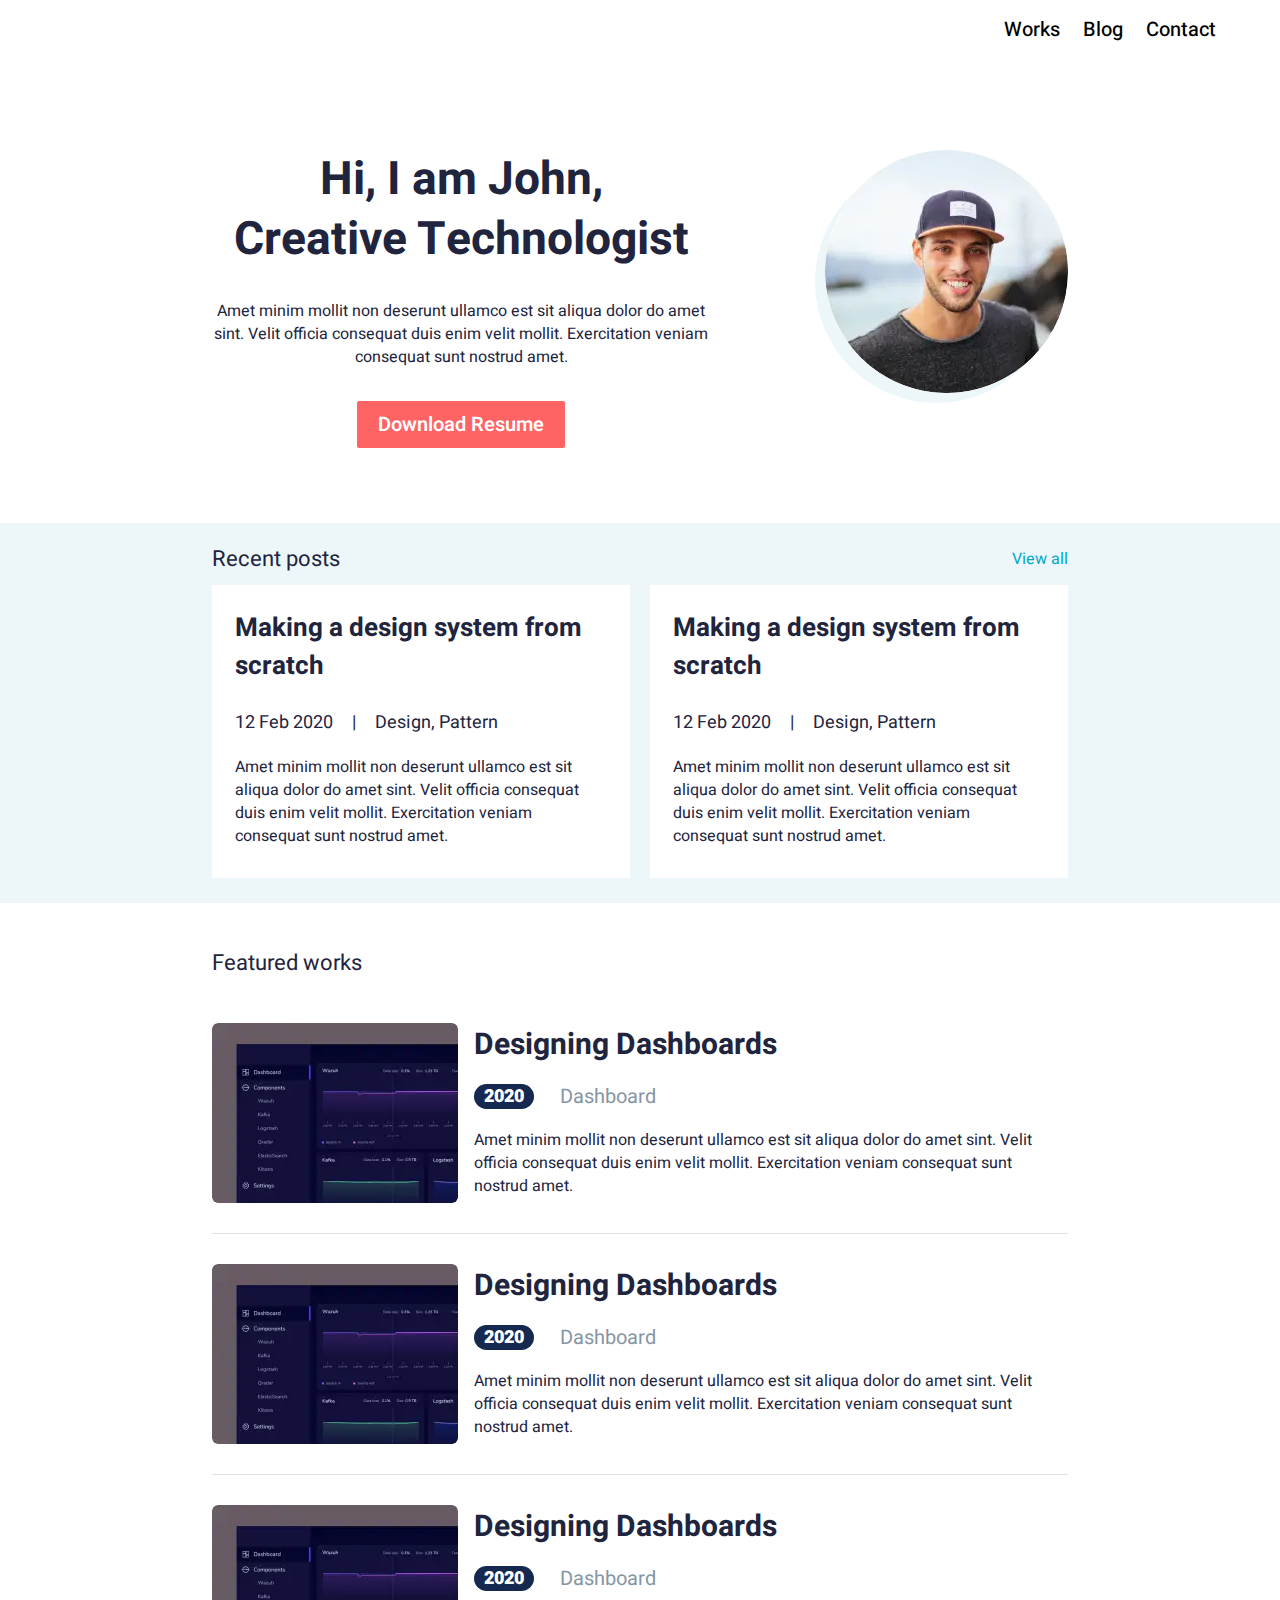
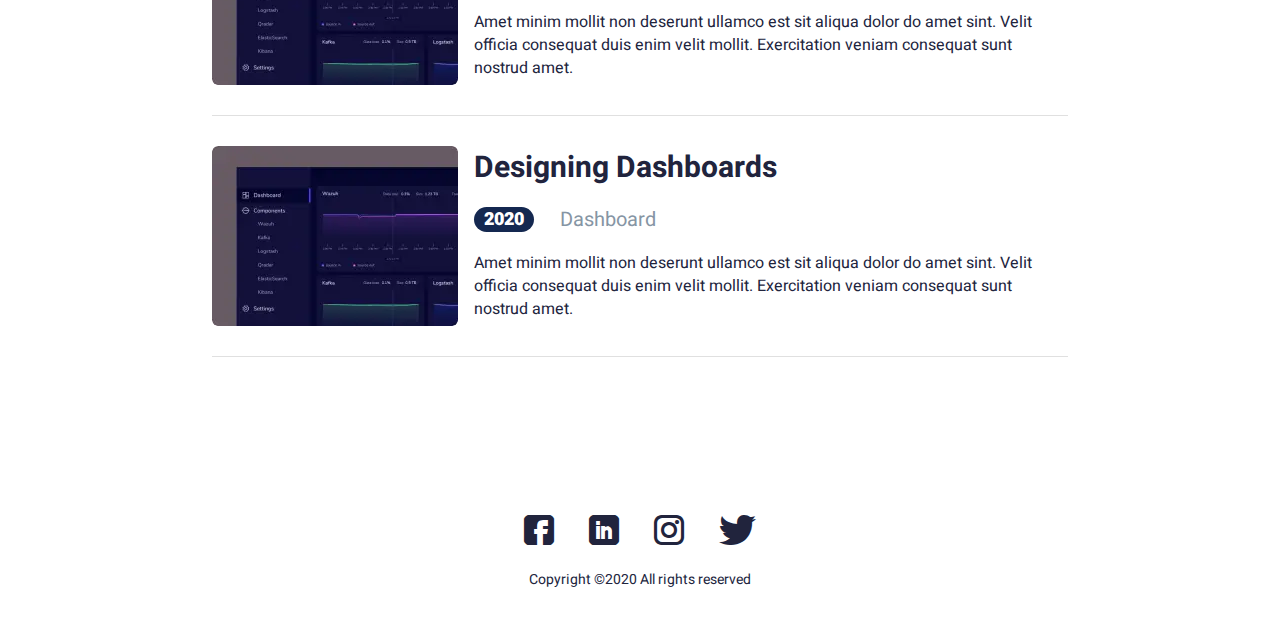
<file: index.html>
<!DOCTYPE html>
<html dir="ltr">
  <head>
    <title>MainPage</title>
    <meta charset="utf-8">
    <meta name="format-detection" content="telephone=no">
    <meta name="viewport" content="width=device-width, initial-scale=1.0, maximum-scale=1.0, user-scalable=0">
    <link rel="shortcut icon" href="img/favicon32.ico">
    <link rel="stylesheet" type="text/css" href="css/style.min.css">
  </head>

  <body>
    <div class="wrapper">
      <header class="header">
        <div class="header__row">
          <nav class="header__menu menu">
            <div class="menu__icon icon-menu">
              <span></span>
              <span></span>
              <span></span>
            </div>
            <div class="menu__body">
              <div class="menu__list">
                <li><a href="works.html" class="menu__link ">Works</a></li>
                <li><a href="blog.html" class="menu__link ">Blog</a></li>
                <li><a href="#" class="menu__link ">Contact</a></li>
              </div>
            </div>
          </nav>
        </div>
      </header>

      <main class="page">
        <section class="hi">
          <div class="hi__container _container">
            <div class="hi__row">
              <div class="hi__content">
                <h1 class="hi__title title">
                  Hi, I am John,<br>Creative Technologist
                </h1>
                <div class="hi__subtitle subtitle">
                  Amet minim mollit non deserunt ullamco est sit aliqua dolor do amet sint. Velit officia consequat duis enim velit mollit. Exercitation veniam consequat sunt nostrud amet.
                </div>
                <a href="#" class="hi__btn">Download Resume</a>
              </div>
              <div class="hi__avatar">
                <picture><source srcset="img/avatar.webp" type="image/webp"><img src="img/avatar.jpg" alt=""></picture>
              </div>
            </div>
          </div>
        </section>
        <section class="posts">
          <div class="posts__container _container">
            <div class="posts__header header-posts">
              <div class="header-posts__lable">Recent posts</div>
              <a href="#" class="header-posts__all">View all</a>
            </div>
            <div class="posts__columns">
              <div class="posts__column">
                <div class="posts__item item">
                  <h2 class="item__title">Making a design system from scratch</h2>
                  <div class="item__date">12 Feb 2020 <span>|</span> Design, Pattern</div>
                  <div class="item__subtitle">
                    Amet minim mollit non deserunt ullamco est sit aliqua dolor do amet sint. Velit officia consequat duis enim velit mollit. Exercitation veniam consequat sunt nostrud amet.
                  </div>
                </div>
              </div>
              <div class="posts__column">
                <div class="posts__item item">
                  <h2 class="item__title">Making a design system from scratch</h2>
                  <div class="item__date">12 Feb 2020 <span>|</span> Design, Pattern</div>
                  <div class="item__subtitle">
                    Amet minim mollit non deserunt ullamco est sit aliqua dolor do amet sint. Velit officia consequat duis enim velit mollit. Exercitation veniam consequat sunt nostrud amet.
                  </div>
                </div>
              </div>
            </div>
          </div>
        </section>
        <section class="feature-works">
          <div class="feature-works__container _container">
            <h2 class="feature-works__title">Featured works</h2>
            <div class="blocks-work">
              <div class="blocks-work__card">
                <a href="#" class="blocks-work__img">
                  <picture><source srcset="../img/blocks/img1.webp" type="image/webp"><img src="../img/blocks/img1.jpg" alt=""></picture>
                </a>
                <div class="blocks-work__content">
                  <div class="blocks-work__title">
                    Designing Dashboards
                  </div>
                  <div class="blocks-work__info">
                    <a href="#">2020</a>
                    <div>Dashboard</div>
                  </div>
                  <div class="blocks-work__subtitle">
                    Amet minim mollit non deserunt ullamco est sit aliqua dolor do amet sint. Velit officia consequat duis enim velit mollit. Exercitation veniam consequat sunt nostrud amet.
                  </div>
                </div>
              </div>
              <div class="blocks-work__card">
                <a href="#" class="blocks-work__img">
                  <picture><source srcset="../img/blocks/img1.webp" type="image/webp"><img src="../img/blocks/img1.jpg" alt=""></picture>
                </a>
                <div class="blocks-work__content">
                  <div class="blocks-work__title">
                    Designing Dashboards
                  </div>
                  <div class="blocks-work__info">
                    <a href="#">2020</a>
                    <div>Dashboard</div>
                  </div>
                  <div class="blocks-work__subtitle">
                    Amet minim mollit non deserunt ullamco est sit aliqua dolor do amet sint. Velit officia consequat duis enim velit mollit. Exercitation veniam consequat sunt nostrud amet.
                  </div>
                </div>
              </div>
              <div class="blocks-work__card">
                <a href="#" class="blocks-work__img">
                  <picture><source srcset="../img/blocks/img1.webp" type="image/webp"><img src="../img/blocks/img1.jpg" alt=""></picture>
                </a>
                <div class="blocks-work__content">
                  <div class="blocks-work__title">
                    Designing Dashboards
                  </div>
                  <div class="blocks-work__info">
                    <a href="#">2020</a>
                    <div>Dashboard</div>
                  </div>
                  <div class="blocks-work__subtitle">
                    Amet minim mollit non deserunt ullamco est sit aliqua dolor do amet sint. Velit officia consequat duis enim velit mollit. Exercitation veniam consequat sunt nostrud amet.
                  </div>
                </div>
              </div>
              <div class="blocks-work__card">
                <a href="#" class="blocks-work__img">
                  <picture><source srcset="../img/blocks/img1.webp" type="image/webp"><img src="../img/blocks/img1.jpg" alt=""></picture>
                </a>
                <div class="blocks-work__content">
                  <div class="blocks-work__title">
                    Designing Dashboards
                  </div>
                  <div class="blocks-work__info">
                    <a href="#">2020</a>
                    <div>Dashboard</div>
                  </div>
                  <div class="blocks-work__subtitle">
                    Amet minim mollit non deserunt ullamco est sit aliqua dolor do amet sint. Velit officia consequat duis enim velit mollit. Exercitation veniam consequat sunt nostrud amet.
                  </div>
                </div>
              </div>
            </div>
          </div>
        </section>
      </main>
      <footer class="footer">
        <div class="footer__row">
          <div class="footer__icons">
            <a href="#" class="footer__icon _icon-fb"></a>
            <a href="#" class="footer__icon _icon-twitter"></a>
            <a href="#" class="footer__icon _icon-insta"></a>
            <a href="#" class="footer__icon _icon-linkedin"></a>
          </div>
          <div class="footer__copyright">
            Copyright ©2020 All rights reserved
          </div>
        </div>
      </footer>

    </div>
    <script src="js/script.min.js"></script>

  </body>
</html>
</file>
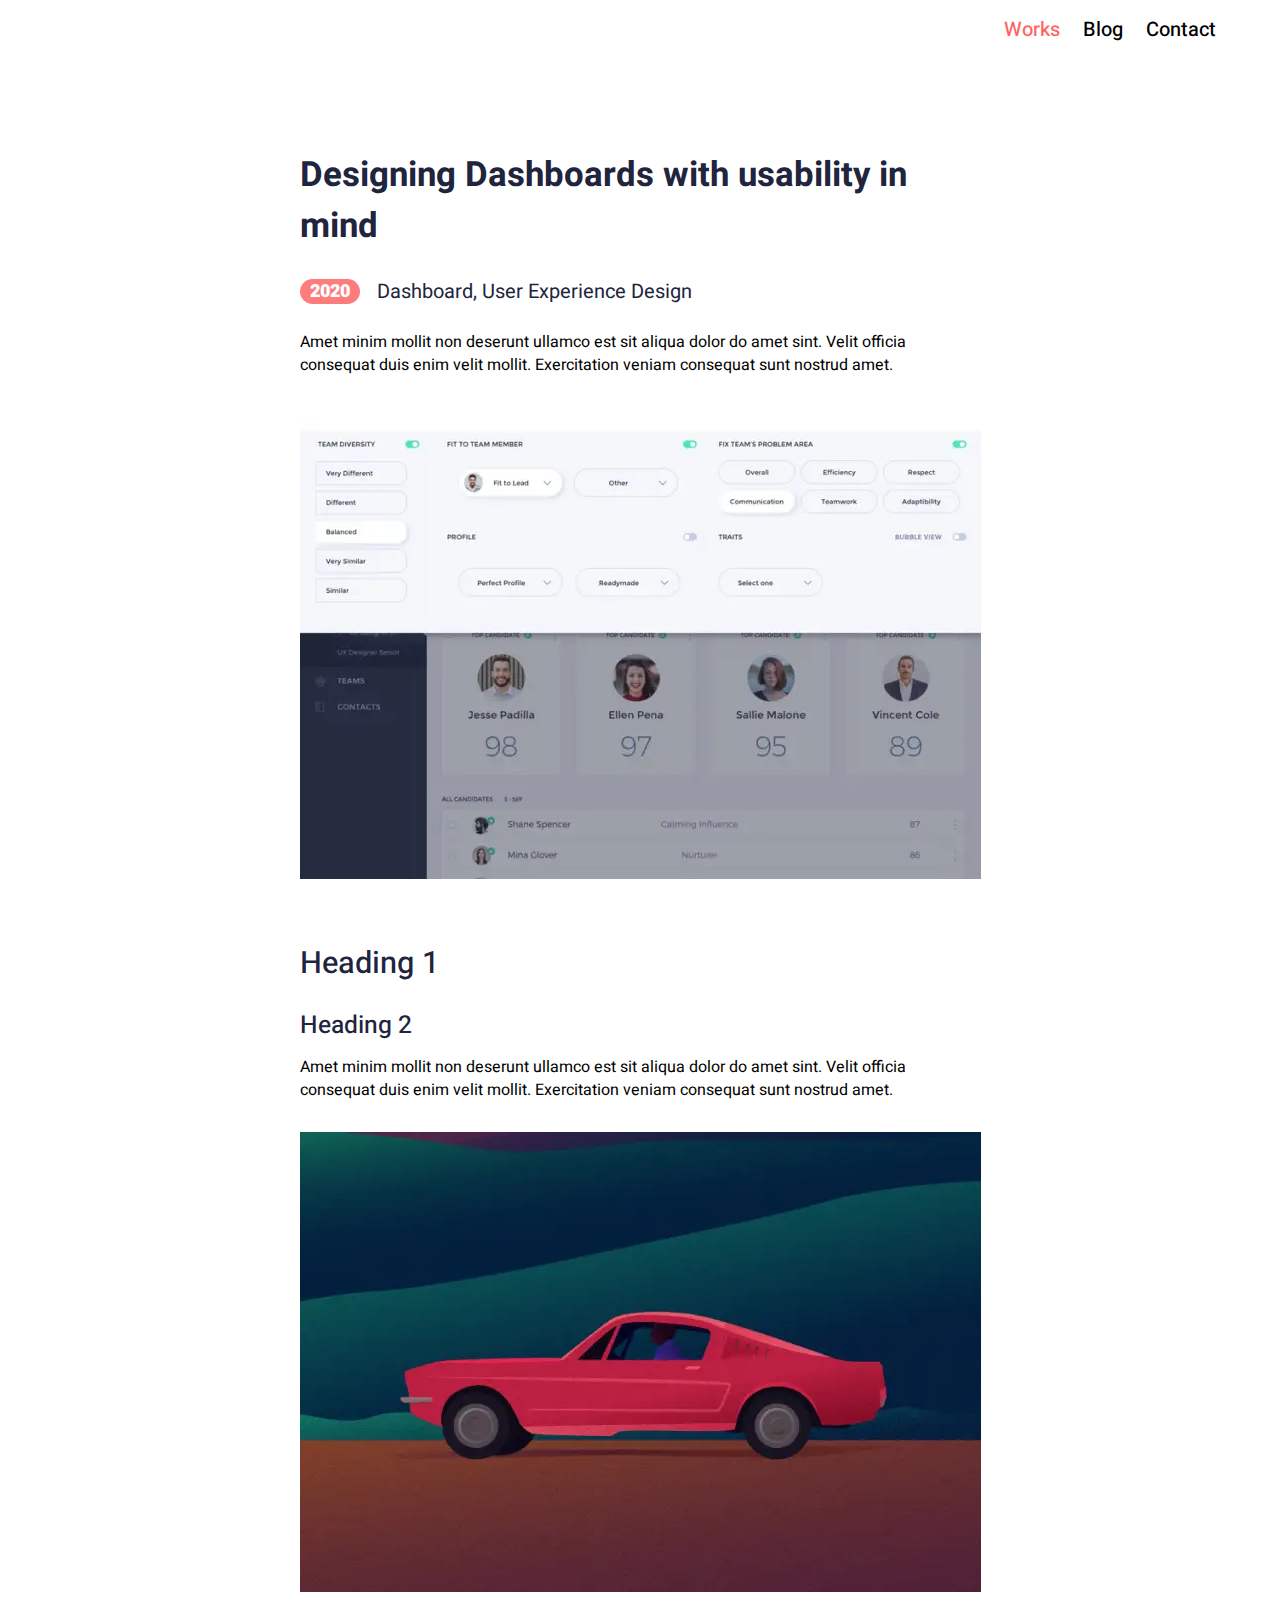
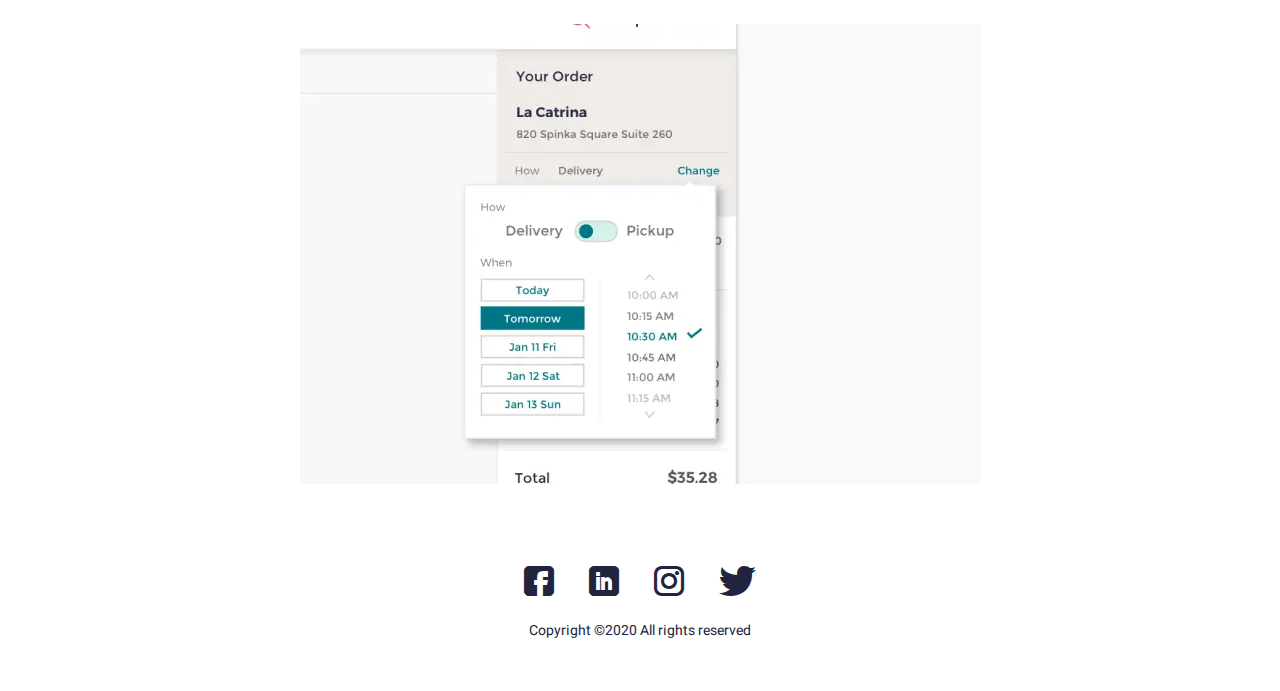
<file: detail.html>
<!DOCTYPE html>
<html dir="ltr">
  <head>
    <title>Detail</title>
    <meta charset="utf-8">
    <meta name="format-detection" content="telephone=no">
    <meta name="viewport" content="width=device-width, initial-scale=1.0, maximum-scale=1.0, user-scalable=0">
    <link rel="shortcut icon" href="img/favicon32.ico">
    <link rel="stylesheet" type="text/css" href="css/style.min.css">
  </head>

  <body>
    <div class="wrapper">
      <header class="header">
        <div class="header__row">
          <nav class="header__menu menu">
            <div class="menu__icon icon-menu">
              <span></span>
              <span></span>
              <span></span>
            </div>
            <div class="menu__body">
              <div class="menu__list">
                <li><a href="works.html" class="menu__link _active">Works</a></li>
                <li><a href="blog.html" class="menu__link ">Blog</a></li>
                <li><a href="#" class="menu__link ">Contact</a></li>
              </div>
            </div>
          </nav>
        </div>
      </header>

      <main class="page">
        <div class="detail _container">
          <h1 class="detail__title">
            Designing Dashboards with usability in mind
          </h1>
          <div class="detail__info">
            <a href="#" class="detail__date">2020</a>
            <div class="detail__type">
              Dashboard, User Experience Design
            </div>
          </div>
          <div class="detail__text">Amet minim mollit non deserunt ullamco est sit aliqua dolor do amet sint. Velit officia consequat duis enim velit mollit. Exercitation veniam consequat sunt nostrud amet.</div>
          <div class="detail__img">
            <picture><source srcset="img/detail/img_1.webp" type="image/webp"><img src="img/detail/img_1.jpg" alt=""></picture>
          </div>
          <div class="detail__block block-detail">
            <div class="block-detail__label">
              Heading 1
            </div>
            <div class="block-detail__title">
              Heading 2
            </div>
            <div class="block-detail__text">
              Amet minim mollit non deserunt ullamco est sit aliqua dolor do amet sint. Velit officia consequat duis enim velit mollit. Exercitation veniam consequat sunt nostrud amet.
            </div>
            <div class="block-detail__img">
              <picture><source srcset="img/detail/img_2.webp" type="image/webp"><img src="img/detail/img_2.jpg" alt=""></picture>
            </div>
            <div class="block-detail__img">
              <picture><source srcset="img/detail/img_3.webp" type="image/webp"><img src="img/detail/img_3.jpg" alt=""></picture>
            </div>
          </div>
        </div>
      </main>
      <footer class="footer">
        <div class="footer__row">
          <div class="footer__icons">
            <a href="#" class="footer__icon _icon-fb"></a>
            <a href="#" class="footer__icon _icon-twitter"></a>
            <a href="#" class="footer__icon _icon-insta"></a>
            <a href="#" class="footer__icon _icon-linkedin"></a>
          </div>
          <div class="footer__copyright">
            Copyright ©2020 All rights reserved
          </div>
        </div>
      </footer>

    </div>
    <script src="js/script.min.js"></script>

  </body>
</html>
</file>
<file: css/style.min.css>
@charset "UTF-8";@import url(https://fonts.googleapis.com/css?family=Heebo:400,500,700,900&display=swap);@font-face{font-family:icons;font-display:swap;src:url(../fonts/icons.woff) format("woff"),url(../fonicons.woff2) format("woff2");font-weight:400;font-style:normal}[class*=" _icon-"]:before,[class^="_icon-"]:before{font-family:icons;font-style:normal;font-weight:400;font-variant:normal;text-transform:none;line-height:1;-webkit-font-smoothing:antialiased;-moz-osx-font-smoothing:grayscale}[class*=" _icon-"]:before,[class^="_icon-"]:before{display:block}._icon-fb:before{content:"\EA01"}._icon-twitter:before{content:"\EA04"}._icon-insta:before{content:"\EA02"}._icon-linkedin:before{content:"\EA03"}*{padding:0;margin:0;border:0}*,:after,:before{-webkit-box-sizing:border-box;box-sizing:border-box}:active,:focus{outline:0}a:active,a:focus{outline:0}aside,footer,header,nav{display:block}body,html{height:100%;min-width:320px}body{line-height:1;font-size:14px;font-family:Heebo,sans-serif;-ms-text-size-adjust:100%;-moz-text-size-adjust:100%;-webkit-text-size-adjust:100%}button,input,textarea{font-family:Heebo,sans-serif}input::-ms-clear{display:none}button{cursor:pointer}button::-moz-focus-inner{padding:0;border:0}a,a:visited{text-decoration:none}a:hover{text-decoration:none}ul li{list-style:none}img{vertical-align:top}h1,h2,h3,h4,h5,h6{font-size:inherit;font-weight:inherit}body.lock{overflow:hidden}.wrapper{min-height:100%;overflow:hidden;display:-webkit-box;display:-ms-flexbox;display:flex;font-size:0;-webkit-box-orient:vertical;-webkit-box-direction:normal;-ms-flex-direction:column;flex-direction:column;font-size:14px}._container{max-width:856px;margin:0 auto}.ibg{background-position:center;background-size:cover;background-repeat:no-repeat}.ibg img{display:none}.slick-slider{position:relative}.slick-slider .slick-list{overflow:hidden}.slick-slider .slick-track{display:-webkit-box;display:-ms-flexbox;display:flex;font-size:0;-webkit-box-align:start;-ms-flex-align:start;align-items:flex-start}.slick-slider .slick-dots{display:-webkit-box;display:-ms-flexbox;display:flex;font-size:0;-webkit-box-pack:center;-ms-flex-pack:center;justify-content:center;-webkit-box-align:center;-ms-flex-align:center;align-items:center}.slick-slider .slick-dots li{margin:0 6px;padding:100px 0 0 0}.slick-slider .slick-dots li button{font-size:0;width:11px;height:11px;background-color:transparent;border-radius:50%;border:1px solid #c8c8c8}.slick-slider .slick-dots li.slick-active button{background-color:#a9afb3}.header{padding:0 4.99%}.header__row{height:60px;display:-webkit-box;display:-ms-flexbox;display:flex;font-size:0;-webkit-box-pack:end;-ms-flex-pack:end;justify-content:flex-end;-webkit-box-align:center;-ms-flex-align:center;align-items:center}.menu__list{display:-webkit-box;display:-ms-flexbox;display:flex;font-size:0}.menu__list li{padding:0 23px 0 0}.menu__list li:last-child{padding:0}.menu__link{font-weight:500;font-size:20px;color:#000;-webkit-transition:color .3s 0s;-o-transition:color .3s 0s;transition:color .3s 0s}.menu__link._active{color:#ff6464}.menu__link:hover{color:#ff6464}.blog{max-width:681px}.blog__title{margin:0 0 55px 0}.item-blog{border-bottom:1px solid #e0e0e0;padding:0 0 25px 0;color:#21243d;margin:0 0 30px 0}.item-blog__title{font-weight:500;font-size:calc(15px + (30 - 15) * ((100vw - 320px)/ (1152 - 320)));line-height:calc(44 / 30 * 100%);margin:0 0 5px 0}.item-blog__info{display:-webkit-box;display:-ms-flexbox;display:flex;-webkit-box-align:center;-ms-flex-align:center;align-items:center;margin:0 0 15px 0;font-size:calc(15px + (20 - 15) * ((100vw - 320px)/ (1152 - 320)))}.item-blog__date{line-height:145%}.item-blog__separator{margin:0 20px}.item-blog__type{line-height:145%;color:#8695a4}.item-blog__text{font-size:16px;line-height:143.75%}.works__title{margin:0 0 30px 0}.detail{color:#21243d;max-width:681px;margin:0 auto}.detail__title{font-size:calc(29px + (34 - 29) * ((100vw - 320px)/ (1152 - 320)));line-height:calc(50 / 34 * 100%);font-weight:700;margin:0 0 25px 0}.detail__info{display:-webkit-box;display:-ms-flexbox;display:flex;-webkit-box-align:center;-ms-flex-align:center;align-items:center;margin:0 0 25px 0}.detail__date{font-weight:900;font-size:18px;line-height:25px;color:#fff;background:#ff7c7c;border-radius:16px;display:inline-block;padding:0 10px;margin:0 17px 0 0}.detail__type{font-size:20px;line-height:29px}.detail__text{font-size:16px;line-height:23px;color:#000;margin:0 0 42px 0}.detail__img{margin:0 0 54px 0}.detail__img img{max-width:100%}.block-detail__label{font-weight:500;font-size:calc(25px + (30 - 25) * ((100vw - 320px)/ (1152 - 320)));line-height:calc(60 / 30 * 100%)}.block-detail__title{font-weight:500;font-size:calc(20px + (24 - 20) * ((100vw - 320px)/ (1152 - 320)));line-height:calc(60 / 24 * 100%)}.block-detail__text{font-size:16px;line-height:23px;color:#000;margin:0 0 30px 0}.block-detail__img{margin:0 0 32px 0}.block-detail__img img{max-width:100%}.footer{text-align:center;padding:50px 0}.footer__icons{margin:0 0 24px 0;display:-webkit-box;display:-ms-flexbox;display:flex;font-size:0;-webkit-box-pack:center;-ms-flex-pack:center;justify-content:center;-webkit-box-align:center;-ms-flex-align:center;align-items:center}.footer__icon{margin:0 17.5px;font-size:30px;color:#21243d;-webkit-transition:color .3s 0s;-o-transition:color .3s 0s;transition:color .3s 0s}.footer__icon:hover{color:#ff6464}.footer__copyright{font-size:14px;line-height:21px;color:#21243d}.page{-webkit-box-flex:1;-ms-flex:1 1 auto;flex:1 1 auto;padding:90px 0 0 0}.title{font-weight:700;font-size:calc(30px + (44 - 30) * ((100vw - 320px)/ (1152 - 320)));line-height:60px;color:#21243d}.subtitle{font-size:16px;line-height:23px;color:#21243d}.hi{padding:0 0 75px 0}.hi__row{display:-webkit-box;display:-ms-flexbox;display:flex;font-size:0;-webkit-box-align:start;-ms-flex-align:start;align-items:flex-start;text-align:center}.hi__content{-webkit-box-flex:1;-ms-flex:1 1 auto;flex:1 1 auto;padding:0 115px 0 0}.hi__content :last-child{margin-bottom:0}.hi__title{margin:0 0 30px 0}.hi__subtitle{margin:0 0 32px 0}.hi__btn{display:inline-block;font-weight:600;font-size:20px;color:#fff;padding:0 21px;line-height:235%;background:#ff6464;border-radius:2px;margin:0 0 20px 0}.hi__avatar{-webkit-box-flex:0;-ms-flex:0 0 243px;flex:0 0 243px;border-radius:50%;overflow:hidden;height:100%;-webkit-box-shadow:-10px 10px 0 #edf7fa;box-shadow:-10px 10px 0 #edf7fa}.hi__avatar img{max-width:100%}.posts{padding:25px 0;background-color:#edf7fa}.posts__header{display:-webkit-box;display:-ms-flexbox;display:flex;font-size:0;-webkit-box-pack:justify;-ms-flex-pack:justify;justify-content:space-between;-webkit-box-align:center;-ms-flex-align:center;align-items:center;margin:0 0 15px 0}.posts__columns{display:-webkit-box;display:-ms-flexbox;display:flex;font-size:0;margin:0 -10px;-ms-flex-wrap:wrap;flex-wrap:wrap}.posts__column{display:-webkit-box;display:-ms-flexbox;display:flex;font-size:0;padding:0 10px;-webkit-box-flex:0;-ms-flex:0 1 50%;flex:0 1 50%}.posts__item{background-color:#fff;color:#21243d}.header-posts__lable{font-size:22px;color:#21243d}.header-posts__all{font-size:16px;color:#00a8cc}.item{padding:24px 21px 30px 23px}.item__title{font-weight:700;font-size:26px;line-height:38px;margin:0 0 25px 0}.item__date{font-size:18px;line-height:26px;margin:0 0 20px 0}.item__date span{margin:0 15px}.item__subtitle{font-size:16px;line-height:23px}.feature-works{padding:30px 0 78px 0}.feature-works__title{font-size:22px;line-height:60px;color:#21243d;margin:0 0 30px 0}.blocks-work__card{display:-webkit-box;display:-ms-flexbox;display:flex;font-size:0;-webkit-box-align:start;-ms-flex-align:start;align-items:flex-start;margin:0 0 30px 0;padding:0 0 30px 0;border-bottom:1px solid #e0e0e0}.blocks-work__img{position:relative;-webkit-box-flex:1;-ms-flex:1 0 246px;flex:1 0 246px;min-height:180px;display:block;border-radius:6px;overflow:hidden}.blocks-work__img img{position:absolute;width:100%;height:100%;top:0;left:0;-o-object-fit:cover;object-fit:cover}.blocks-work__content{-webkit-box-flex:1;-ms-flex:1 1 auto;flex:1 1 auto;padding:0 0 0 16px}.blocks-work__title{font-weight:700;font-size:30px;line-height:44px;color:#21243d;margin:0 0 15px 0}.blocks-work__info{margin:0 0 18px 0;display:-webkit-inline-fle;display:-moz-inline-flex;display:-ms-inline-flex;display:-o-inline-flex;display:-webkit-inline-box;display:-ms-inline-flexbox;display:inline-flex;-webkit-box-align:center;-ms-flex-align:center;align-items:center}.blocks-work__info a{display:-webkit-inline-fle;display:-moz-inline-flex;display:-ms-inline-flex;display:-o-inline-flex;display:-webkit-inline-box;display:-ms-inline-flexbox;display:inline-flex;font-weight:900;font-size:18px;line-height:25px;height:25px;color:#fff;background:#142850;border-radius:16px;margin:0 26px 0 0;padding:0 10px}.blocks-work__info div{font-size:20px;line-height:29px;color:#8695a4;display:-webkit-inline-fle;display:-moz-inline-flex;display:-ms-inline-flex;display:-o-inline-flex;display:-webkit-inline-box;display:-ms-inline-flexbox;display:inline-flex}.blocks-work__subtitle{font-size:16px;line-height:23px;color:#21243d}@media (max-width:991.98px){._container{max-width:none;padding:0 10px}}@media (max-width:767px){.slick-slider .slick-dots li{padding:66.666px 0 0 0}.menu{z-index:50}.menu__body{position:fixed;background-color:#333;overflow:auto;width:100%;height:100%;padding:110px 0 20px 0;top:0;left:0;-webkit-transform:translate3d(0,-100%,0);transform:translate3d(0,-100%,0);transition:all .5s ease 0s;-webkit-transition:all .5s ease 0s;-moz-transition:all .5s ease 0s;-o-transition:all .5s ease 0s}.menu__body.active{-webkit-transform:translate3d(0,0,0);transform:translate3d(0,0,0)}.menu__list{-webkit-box-pack:center;-ms-flex-pack:center;justify-content:center;-webkit-box-align:center;-ms-flex-align:center;align-items:center;-webkit-box-orient:vertical;-webkit-box-direction:normal;-ms-flex-direction:column;flex-direction:column}.menu__list li{padding:0 0 20px 0}.menu__link{font-size:25px;color:#fff}.icon-menu{display:block;position:absolute;top:20px;right:18px;width:30px;height:18px;cursor:pointer;z-index:5}.icon-menu span{transition:all .3s ease 0s;-webkit-transition:all .3s ease 0s;-moz-transition:all .3s ease 0s;-o-transition:all .3s ease 0s;top:8px;left:0;position:absolute;width:100%;height:2px;background-color:#4d4959}.icon-menu span:first-child{top:0}.icon-menu span:last-child{top:auto;bottom:0}.icon-menu.active span{background-color:#fff;-webkit-transform:scale(0);-ms-transform:scale(0);transform:scale(0)}.icon-menu.active span:first-child{-webkit-transform:rotate(-45deg);-ms-transform:rotate(-45deg);transform:rotate(-45deg);top:8px}.icon-menu.active span:last-child{-webkit-transform:rotate(45deg);-ms-transform:rotate(45deg);transform:rotate(45deg);bottom:8px}.hi{padding:40px 0 71px 0}.hi__row{-webkit-box-orient:vertical;-webkit-box-direction:reverse;-ms-flex-direction:column-reverse;flex-direction:column-reverse;-webkit-box-align:center;-ms-flex-align:center;align-items:center}.hi__avatar{margin-bottom:20px}.hi__content{padding-right:0}.posts__column{margin:0 0 20px 0;-webkit-box-flex:1;-ms-flex:1 1 100%;flex:1 1 100%}.header-posts{-webkit-box-pack:center;-ms-flex-pack:center;justify-content:center}.header-posts__lable{font-size:18px}.header-posts__all{display:none}.item__title{font-size:22px;line-height:30px}.feature-works__title{text-align:center;margin:0 0 10px 0}.blocks-work__card{-ms-flex-wrap:wrap;flex-wrap:wrap}.blocks-work__img{margin:0 0 25px 0;padding:0 0 50% 0}}@media (max-width:767.98px){.page{padding:24px 0 0 0}}@media (max-width:479.98px){.blog__title{margin:0 0 25px 0}}@media (max-width:425px){.slick-slider .slick-dots li{padding:33.333px 0 0 0}}
</file>
